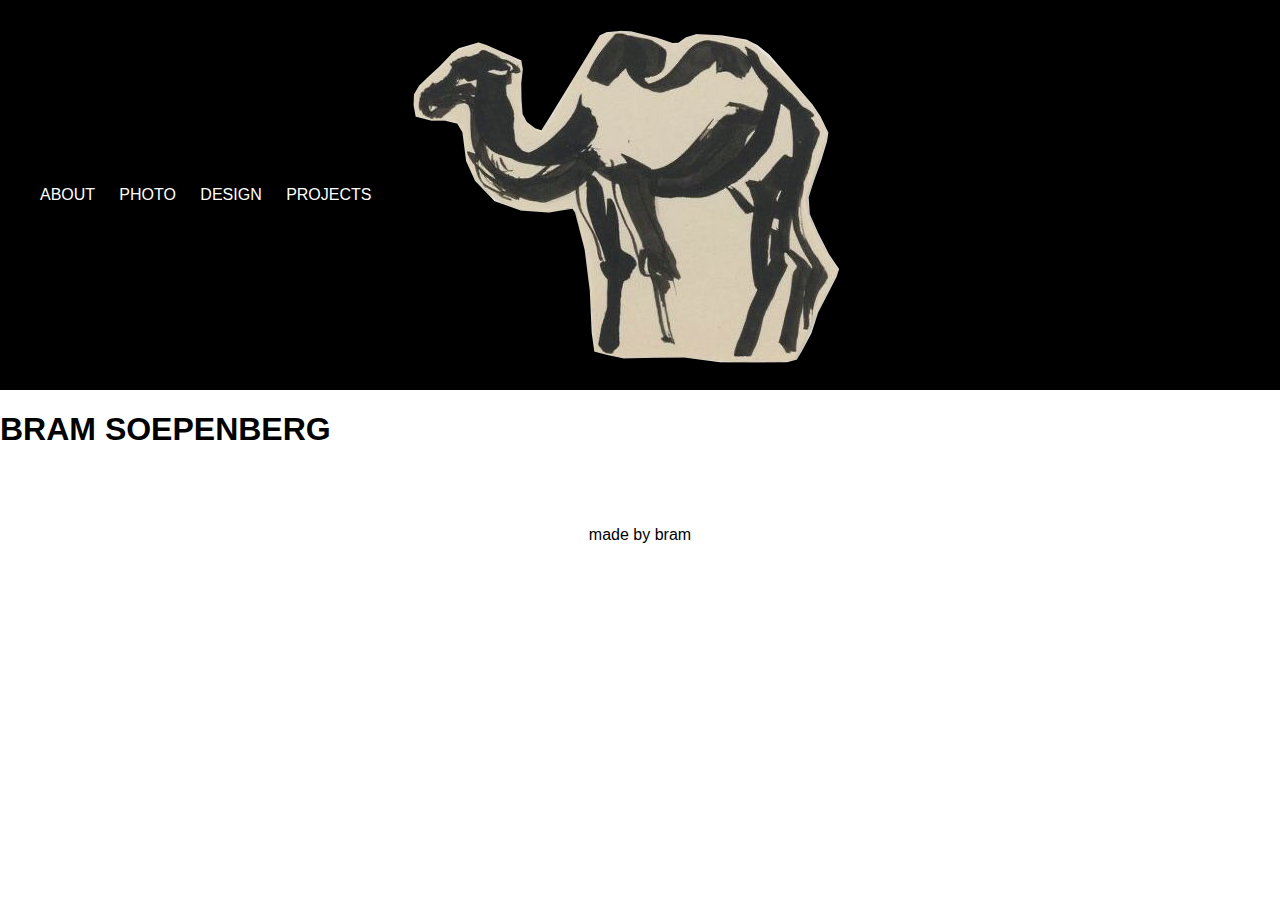
<file: index.html>
<!doctype html>
<html lang="de">
<head>
<meta charset="utf-8">
<meta name="viewport" content="width=device-width, initial-scale=1">
<title>Bram Soepenberg</title>
<link rel="stylesheet" href="style.css">
</head>

<body>

<header class="header">

<div class="header-left">
<nav>
<a href="about/index.html">ABOUT</a>
<a href="fotografie/index.html">PHOTO</a>
<a href="design/index.html">DESIGN</a>
<a href="texte/index.html">PROJECTS</a>
</nav>
<a class="header-logo" href="/" aria-label="Home">
<img src="/images/camel.png" alt="Bram Soepenberg logo">
</a>
</div>

</header>

<main class="home-main">
<section class="home-hero" aria-label="Homepage hero image">
<h1>BRAM SOEPENBERG</h1>
</section>
</main>

<footer>
<p>made by bram</p>
</footer>

</body>
</html>
</file>
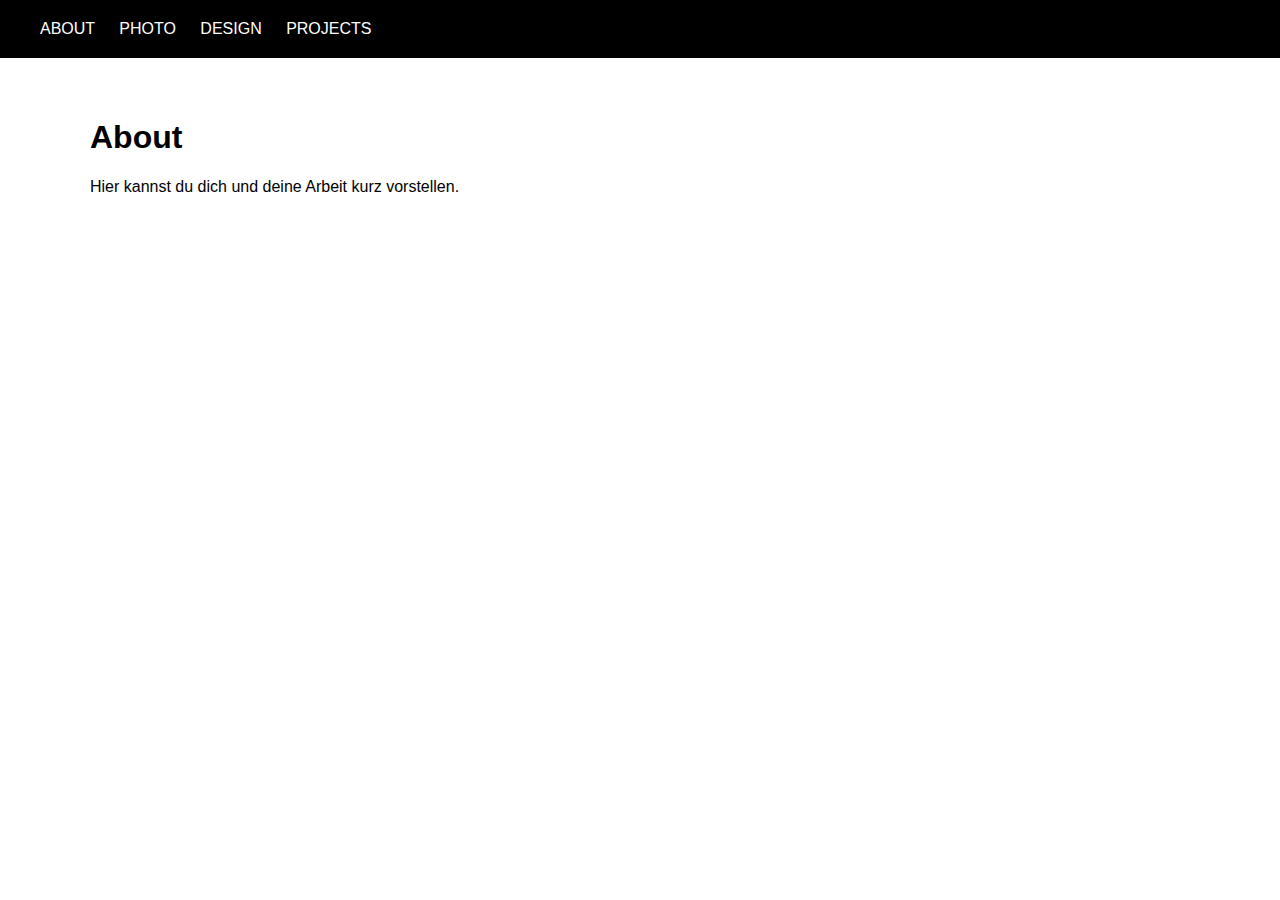
<file: about/index.html>
<!doctype html>
<html lang="de">
<head>
<meta charset="utf-8">
<meta name="viewport" content="width=device-width, initial-scale=1">
<title>About</title>
<link rel="stylesheet" href="../style.css">
</head>

<body>

<header>
<nav>
<a href="../about/index.html">ABOUT</a>
<a href="../fotografie/index.html">PHOTO</a>
<a href="../design/index.html">DESIGN</a>
<a href="../texte/index.html">PROJECTS</a>
</nav>
</header>

<main class="container">

<h1>About</h1>
<p>Hier kannst du dich und deine Arbeit kurz vorstellen.</p>

</main>

</body>
</html>
</file>
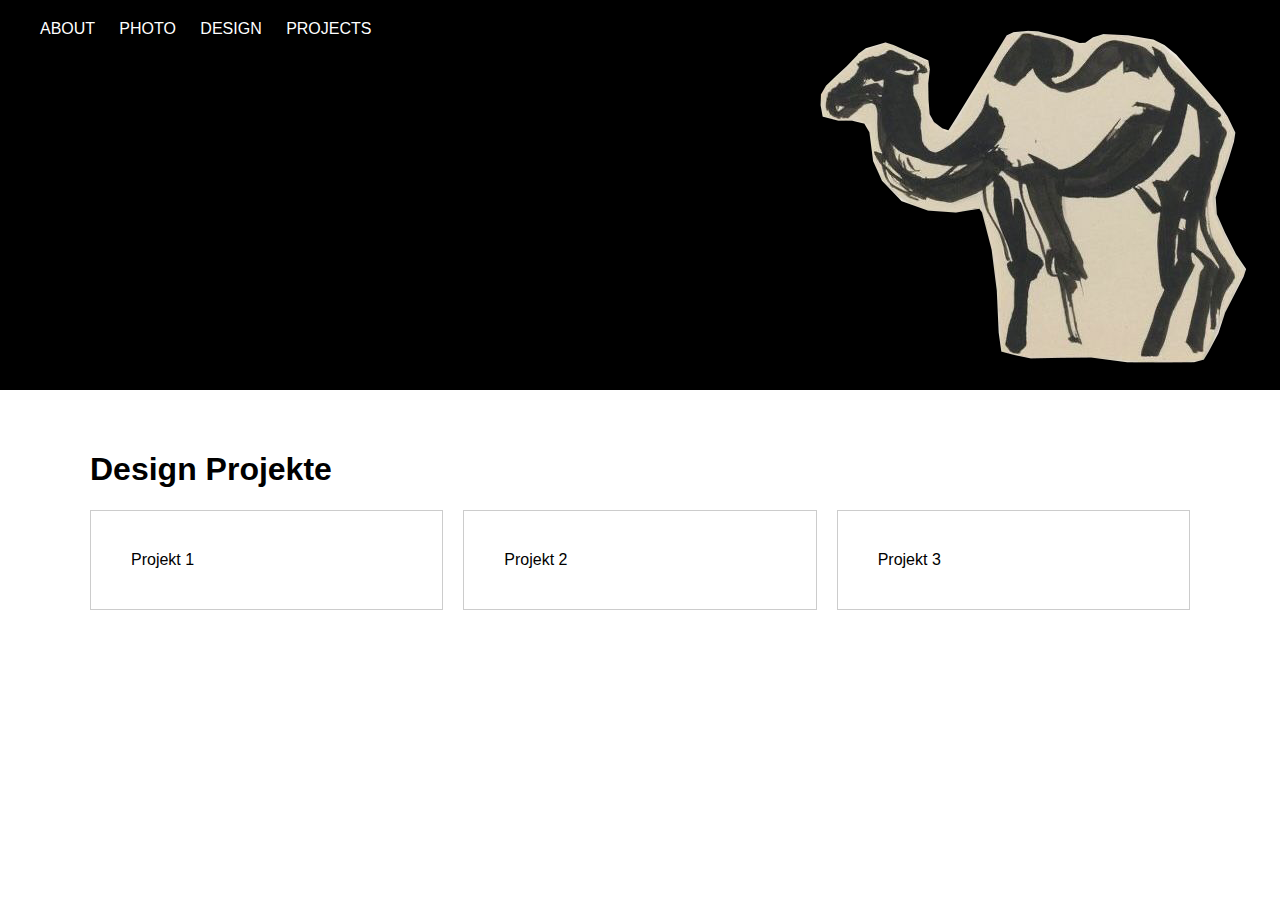
<file: design/index.html>
<!doctype html>
<html lang="de">
<head>
<meta charset="utf-8">
<meta name="viewport" content="width=device-width, initial-scale=1">
<title>Design</title>
<link rel="stylesheet" href="../style.css">
</head>

<body>

<header>
<nav>
<a href="../about/index.html">ABOUT</a>
<a href="../fotografie/index.html">PHOTO</a>
<a href="../design/index.html">DESIGN</a>
<a href="../texte/index.html">PROJECTS</a>
</nav>
<a class="header-logo" href="/" aria-label="Home">
<img src="/images/camel.png" alt="Bram Soepenberg logo">
</a>
</header>

<main class="container">

<h1>Design Projekte</h1>

<div class="grid">
<div class="card">Projekt 1</div>
<div class="card">Projekt 2</div>
<div class="card">Projekt 3</div>
</div>

</main>

</body>
</html>
</file>
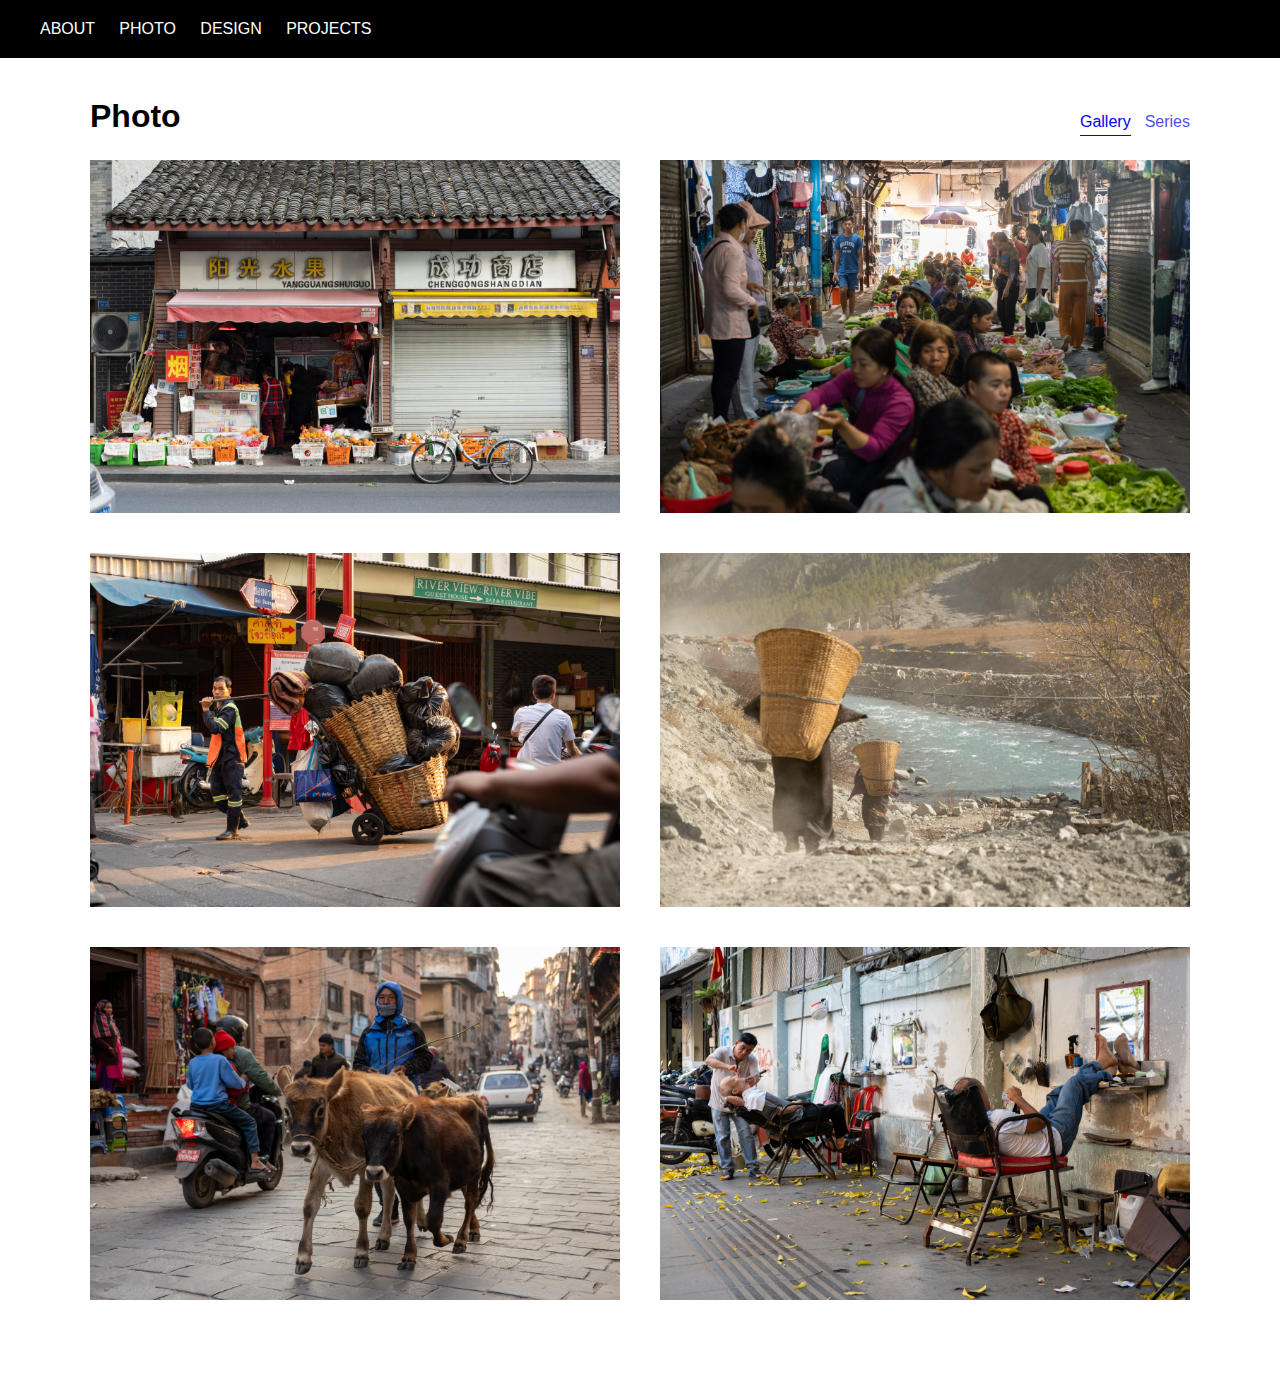
<file: fotografie/index.html>
<!doctype html>
<html lang="de">
<head>
<meta charset="utf-8">
<meta name="viewport" content="width=device-width, initial-scale=1">
<title>Photo — Gallery</title>
<link rel="stylesheet" href="../style.css">
</head>

<body>

<header>
<nav>
<a href="../about/index.html">ABOUT</a>
<a href="../fotografie/index.html">PHOTO</a>
<a href="../design/index.html">DESIGN</a>
<a href="../texte/index.html">PROJECTS</a>
</nav>
</header>


<main class="container">

<div class="page-top">

<h1 class="page-title">Photo</h1>

<div class="subnav">
<a class="active" href="./">Gallery</a>
<a href="./series/index.html">Series</a>
</div>

</div>


<section class="gallery">


<button class="shot" type="button"
  data-src="../images/fotografie/gallery/oranges.jpg"
  data-caption="Series name, location, year">
  <img src="../images/fotografie/gallery/oranges.jpg" alt="">
</button>

<button class="shot" type="button"
  data-src="../images/fotografie/gallery/trash.jpg"
  data-caption="Series name, location, year">
  <img src="../images/fotografie/gallery/trash.jpg" alt="">
</button>

<button class="shot" type="button"
  data-src="../images/fotografie/gallery/nepal.jpg"
  data-caption="Series name, location, year">
  <img src="../images/fotografie/gallery/nepal.jpg" alt="">
</button>

  <button class="shot" type="button"
  data-src="../images/fotografie/gallery/market.jpg"
  data-caption="Series name, location, year">
  <img src="../images/fotografie/gallery/market.jpg" alt="">
</button>

  <button class="shot" type="button"
  data-src="../images/fotografie/gallery/baskets.jpg"
  data-caption="Series name, location, year">
  <img src="../images/fotografie/gallery/baskets.jpg" alt="">
</button>

  <button class="shot" type="button"
  data-src="../images/fotografie/gallery/barber.jpg"
  data-caption="Series name, location, year">
  <img src="../images/fotografie/gallery/barber.jpg" alt="">
</button>


</section>

</main>



<div class="lightbox" id="lightbox">

  <div class="lightbox-backdrop" onclick="closeLightbox()"></div>

  <button class="lb-arrow lb-prev" type="button" aria-label="Vorheriges Foto" onclick="prevPhoto()">‹</button>
  <button class="lb-arrow lb-next" type="button" aria-label="Nächstes Foto" onclick="nextPhoto()">›</button>

  <div class="lightbox-panel">
    <button class="lightbox-close" type="button" onclick="closeLightbox()" aria-label="Schließen">✕</button>
    <img id="lightbox-img" alt="">
    <p id="lightbox-caption"></p>
  </div>

</div>




<script>
  const shots = Array.from(document.querySelectorAll(".shot"));
  const lightbox = document.getElementById("lightbox");
  const lightboxImg = document.getElementById("lightbox-img");
  const lightboxCaption = document.getElementById("lightbox-caption");

  let currentIndex = -1;

  function openAt(index) {
    currentIndex = index;
    const shot = shots[currentIndex];
    lightbox.style.display = "block";
    lightboxImg.src = shot.dataset.src;
    lightboxCaption.innerText = shot.dataset.caption || "";
  }

  function closeLightbox() {
    lightbox.style.display = "none";
    lightboxImg.src = "";
    lightboxCaption.innerText = "";
    currentIndex = -1;
  }

  function next() {
    if (shots.length === 0) return;
    const i = (currentIndex + 1) % shots.length;
    openAt(i);
  }

  function prev() {
    if (shots.length === 0) return;
    const i = (currentIndex - 1 + shots.length) % shots.length;
    openAt(i);
  }

  shots.forEach((shot, index) => {
    shot.addEventListener("click", () => openAt(index));
  });

  // Klick außerhalb = schließen (dein Backdrop muss onclick haben oder wir fangen es hier ab)
  lightbox.addEventListener("click", (e) => {
    // Klick auf Hintergrund schließt
    if (e.target.classList.contains("lightbox") || e.target.classList.contains("lightbox-backdrop")) {
      closeLightbox();
    }
  });

  // Tastatur
  document.addEventListener("keydown", (e) => {
    if (lightbox.style.display !== "block") return;

    if (e.key === "Escape") closeLightbox();
    if (e.key === "ArrowRight") next();
    if (e.key === "ArrowLeft") prev();
  });

  // Optional: Klick links/rechts auf Foto = prev/next
  lightboxImg.addEventListener("click", (e) => {
    const x = e.clientX;
    const mid = window.innerWidth / 2;
    if (x > mid) next();
    else prev();
  });

  // Damit dein X Button funktioniert:
  window.closeLightbox = closeLightbox;

  window.nextPhoto = next;
window.prevPhoto = prev;

</script>
</file>
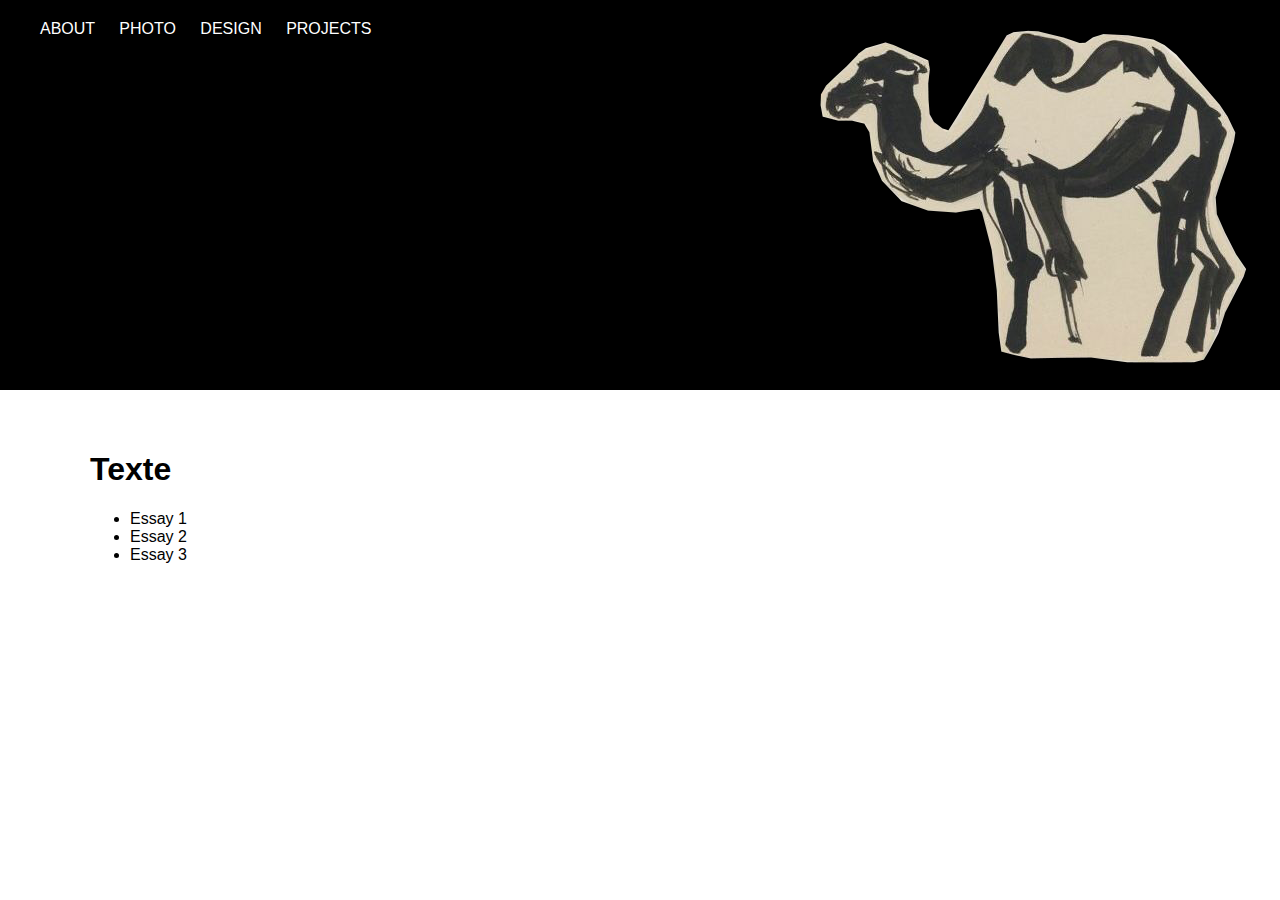
<file: texte/index.html>
<!doctype html>
<html lang="de">
<head>
<meta charset="utf-8">
<meta name="viewport" content="width=device-width, initial-scale=1">
<title>Texte</title>
<link rel="stylesheet" href="../style.css">
</head>

<body>

<header>
<nav>
<a href="../about/index.html">ABOUT</a>
<a href="../fotografie/index.html">PHOTO</a>
<a href="../design/index.html">DESIGN</a>
<a href="../texte/index.html">PROJECTS</a>
</nav>
<a class="header-logo" href="/" aria-label="Home">
<img src="/images/camel.png" alt="Bram Soepenberg logo">
</a>
</header>

<main class="container">

<h1>Texte</h1>

<ul>
<li>Essay 1</li>
<li>Essay 2</li>
<li>Essay 3</li>
</ul>

</main>

</body>
</html>
</file>
<file: style.css>
body {
margin:0;
font-family:Arial, sans-serif;
}

header {
display:flex;
justify-content:space-between;
padding:20px;
background:black;
}

.logo {
color:white;
text-decoration:none;
font-weight:bold;
}

nav a {
color:white;
margin-left:20px;
text-decoration:none;
}

.container {
max-width:1100px;
margin:auto;
padding:40px 20px;
}

.hero {
padding:80px 0;
}

.grid {
display:grid;
grid-template-columns:repeat(3,1fr);
gap:20px;
}

.grid img {
width:100%;
height:300px;
object-fit:cover;
}

.card {
border:1px solid #ccc;
padding:40px;
}

footer {
text-align:center;
padding:40px;
}

.header {
display:flex;
justify-content:space-between;
align-items:center;
padding:20px;
background:black;
}

.header-left {
display:flex;
align-items:center;
gap:40px;
}

.header-right img {
width:70px;
height:70px;
object-fit:cover;
border-radius:50%;
}

/* --- Photo: Head + Subnav --- */
.page-top {
  display: flex;
  align-items: baseline;
  justify-content: space-between;
  gap: 20px;
  margin-bottom: 24px;
}

.page-title { margin: 0; }

.subnav {
  display: flex;
  gap: 14px;
}

.subnav a {
  text-decoration: none;
  opacity: .7;
  border-bottom: 1px solid transparent;
  padding-bottom: 4px;
}

.subnav a.active {
  opacity: 1;
  border-bottom-color: currentColor;
}

/* --- Masonry-like Gallery (nicht stramm) --- */
.gallery {
  column-count: 2;
  column-gap: 40px;
}

@media (max-width: 900px) {
  .gallery { column-count: 1; }
}

@media (max-width: 650px) {
  .gallery { column-count: 1; }
}

.shot {
  display: block;
  width: 100%;
  padding: 0;
  margin: 0 0 40px;
  border: 0;
  background: transparent;
  cursor: pointer;
  break-inside: avoid;
}

.shot img {
  width: 100%;
  height: auto;
  display: block;
}

/* Optional: leicht editorial spacing/hover */
.shot img {
  transition: transform .18s ease, opacity .18s ease;
}
.shot:hover img {
  transform: scale(1.01);
  opacity: .95;
}

/* --- Series Grid --- */
.series-grid {
  display: grid;
  grid-template-columns: repeat(2, minmax(0, 1fr));
  gap: 18px;
}

@media (max-width: 750px) {
  .series-grid { grid-template-columns: 1fr; }
}

.series-card {
  text-decoration: none;
  border: 1px solid #eee;
  border-radius: 14px;
  overflow: hidden;
  display: block;
}

.series-card img {
  width: 100%;
  height: 320px;
  object-fit: cover;
  display: block;
}

.series-meta {
  padding: 14px 16px 18px;
}

.series-meta h2 {
  margin: 0 0 6px;
  font-size: 18px;
}

.series-meta p {
  margin: 0;
  opacity: .7;
}

.series-intro {
  max-width: 70ch;
  opacity: .8;
  margin-top: 0;
  margin-bottom: 22px;
}

/* LIGHTBOX OVERLAY */

.lightbox {

  display: none;

  position: fixed;
  inset: 0;

  z-index: 9999;

  backdrop-filter: blur(20px);
  -webkit-backdrop-filter: blur(20px);

  background: rgba(0,0,0,0.4);

}


/* kein weißer Kasten mehr */

.lightbox-panel {

  position: absolute;

  inset: 0;

  display: flex;
  justify-content: center;
  align-items: center;

  background: transparent;
  padding: 40px;

}


/* FOTO */

#lightbox-img {

  max-width: 82vw;
  max-height: 82vh;

  width: auto;
  height: auto;

  object-fit: contain;

}


/* CAPTION */

#lightbox-caption {

  position: absolute;

  bottom: 40px;

  left: 50%;
  transform: translateX(-50%);

  color: white;

  font-size: 14px;

  opacity: 0.8;

}


/* CLOSE BUTTON */

.lightbox-close {

  position: absolute;

  top: 25px;
  right: 30px;

  color: white;

  font-size: 28px;

  background: none;
  border: none;

  cursor: pointer;

}

/* Lightbox Arrows */

.lb-arrow{
  position: fixed;
  top: 50%;
  transform: translateY(-50%);
  z-index: 10000;

  background: none;     /* kein Kreis */
  border: none;
  padding: 0;

  color: white;
  font-size: 44px;
  line-height: 1;

  cursor: pointer;

  opacity: 0.85;
}

.lb-arrow:hover{
  opacity: 1;
}

.lb-prev{ left: 18px; }
.lb-next{ right: 18px; }

@media (max-width: 600px){
  .lb-arrow{ font-size: 34px; }
  .lb-prev{ left: 10px; }
  .lb-next{ right: 10px; }
}
</file>
